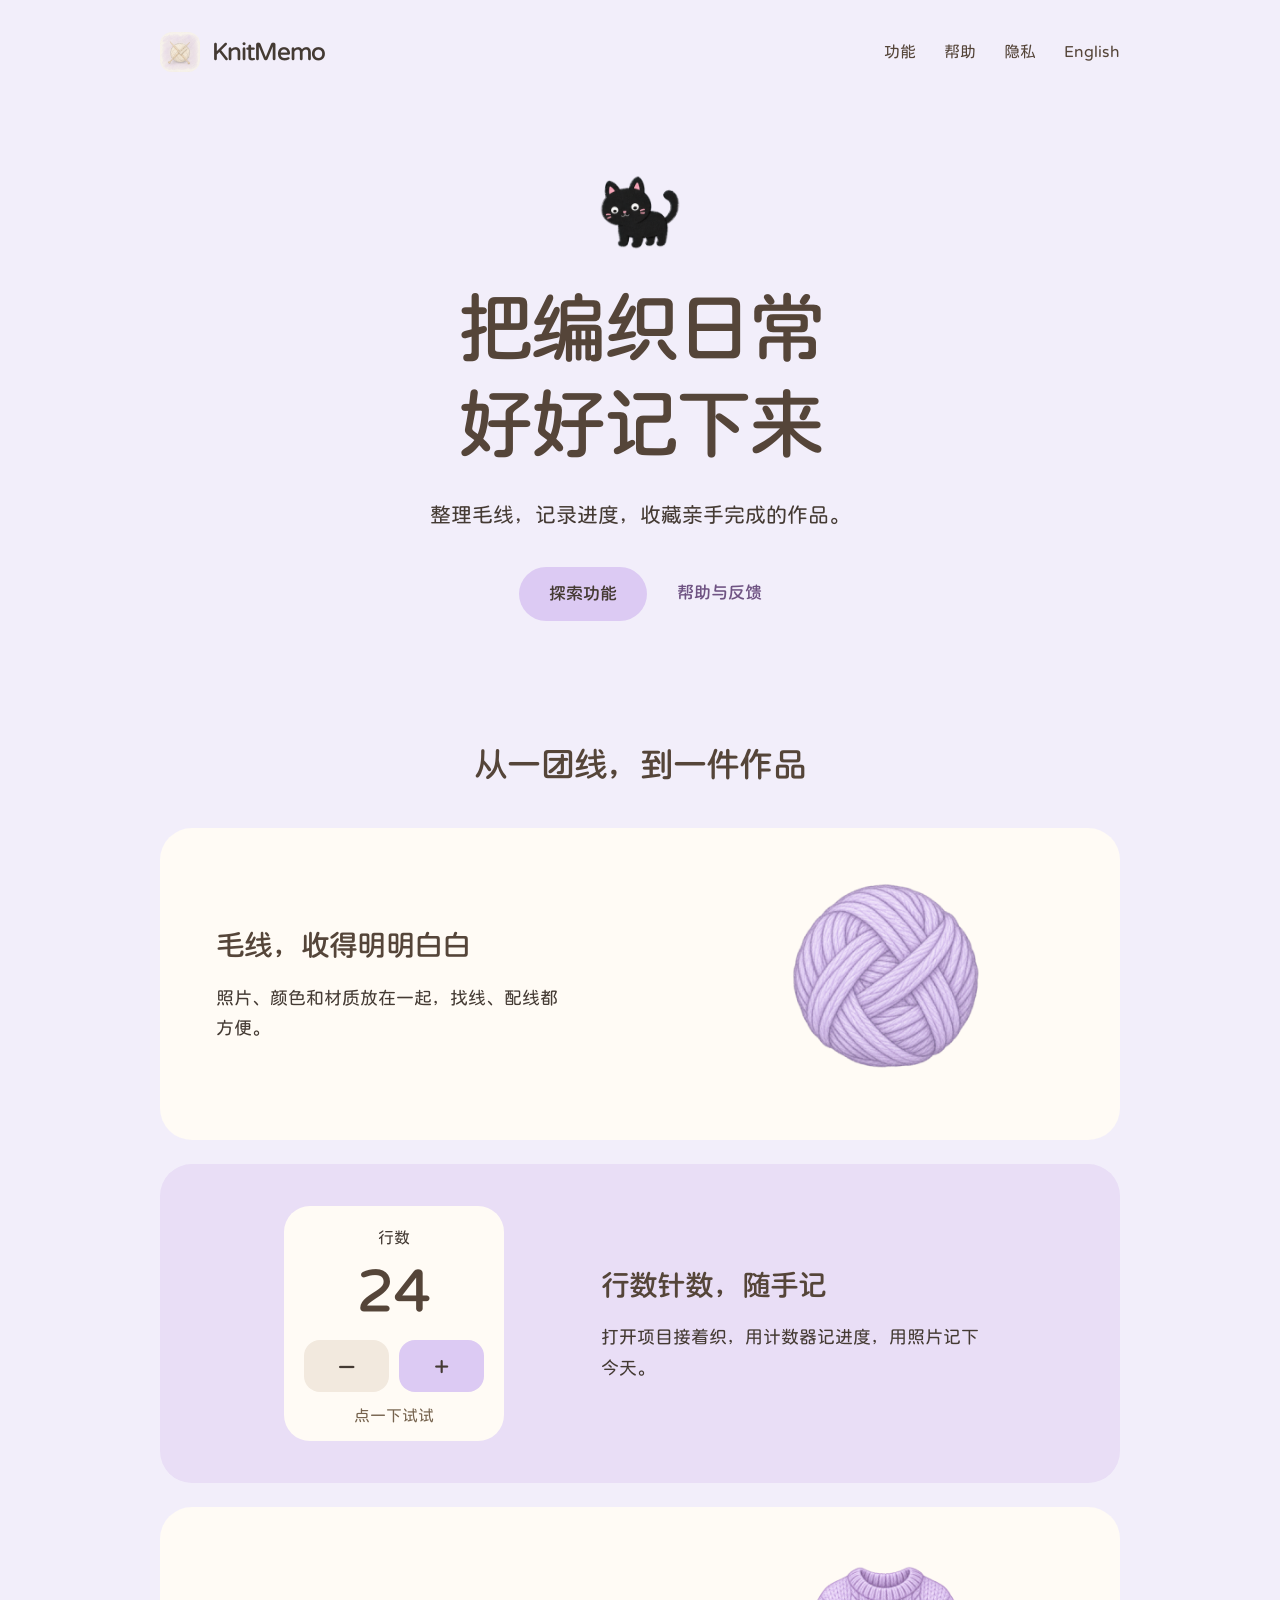
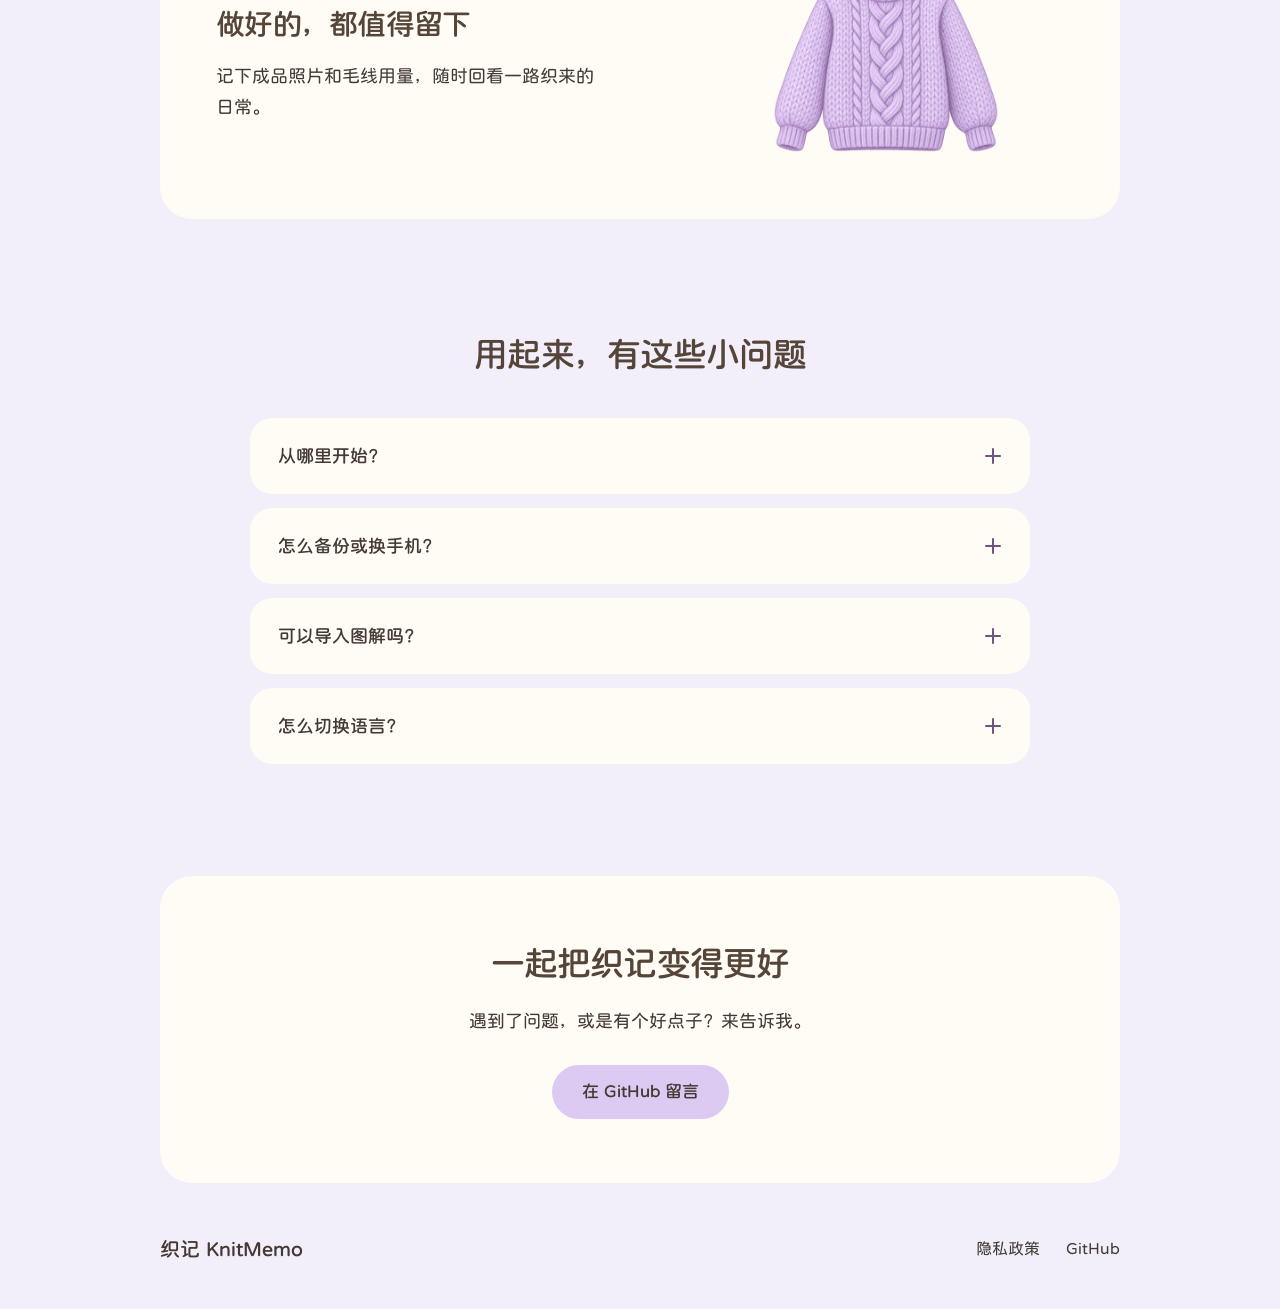
<file: index.html>
<!doctype html>
<html lang="zh-Hans">
<head>
  <meta charset="utf-8">
  <meta name="viewport" content="width=device-width, initial-scale=1">
  <meta name="description" content="整理毛线，记录进度，收藏亲手完成的作品。">
  <meta name="theme-color" content="#F2EEFA">
  <title>织记 KnitMemo · 记下每一天的编织</title>
  <link rel="icon" type="image/png" href="assets/app-icon.png">
  <link rel="preload" href="assets/fonts/knitmemo-round-bold.woff2" as="font" type="font/woff2" crossorigin>
  <link rel="stylesheet" href="style.css">
  <script src="site.js" defer></script>
</head>
<body>
  <a class="skip-link" href="#main">跳到正文</a>
  <header class="site-header">
    <div class="header-inner wrap">
    <a class="brand" href="index.html" aria-label="织记首页"><img src="assets/app-icon.png" alt="" width="40" height="40"><span>KnitMemo</span></a>
    <nav aria-label="网站导航">
      <a class="feature-nav" href="index.html#features">功能</a>
      <a href="index.html#help">帮助</a>
      <a href="privacy.html">隐私</a>
      <a href="en.html" lang="en">English</a>
    </nav>
    </div>
  </header>
  <main id="main" class="wrap">
    <section class="hero" aria-labelledby="hero-title">
      <img class="hero-cat" src="assets/mochi.png" alt="" width="88" height="95">
      <h1 id="hero-title">把编织日常<br>好好记下来</h1>
      <p>整理毛线，记录进度，收藏亲手完成的作品。</p>
      <div class="hero-actions"><a class="button" href="#features">探索功能</a><a class="text-action" href="#help">帮助与反馈</a></div>
    </section>
    <section class="features" id="features" aria-labelledby="features-title">
      <h2 class="section-title" id="features-title">从一团线，到一件作品</h2>
      <article class="feature yarn-feature reveal">
        <div class="feature-copy"><h3>毛线，收得明明白白</h3><p>照片、颜色和材质放在一起，找线、配线都方便。</p></div>
        <img class="feature-art yarn-art" src="assets/yarn.png" width="240" height="240" alt="" loading="lazy">
      </article>
      <article class="feature counter-feature reveal">
        <div class="feature-copy"><h3>行数针数，随手记</h3><p>打开项目接着织，用计数器记进度，用照片记下今天。</p></div>
        <div class="counter-demo" data-ui>
          <span class="counter-label">行数</span>
          <output id="row-count" aria-live="polite" aria-atomic="true">24</output>
          <div class="counter-actions"><button type="button" id="subtract-row" aria-label="减少一行">−</button><button type="button" id="add-row" aria-label="增加一行">+</button></div>
          <span class="demo-label">点一下试试</span>
        </div>
      </article>
      <article class="feature finish-feature reveal">
        <div class="feature-copy"><h3>做好的，都值得留下</h3><p>记下成品照片和毛线用量，随时回看一路织来的日常。</p></div>
        <img class="feature-art sweater-art" src="assets/sweater.png" width="240" height="240" alt="" loading="lazy">
      </article>
    </section>
    <section class="help-section" id="help" aria-labelledby="help-title">
      <h2 class="section-title" id="help-title">用起来，有这些小问题</h2>
      <div class="questions">
      <details><summary>从哪里开始？<span aria-hidden="true" class="expand"></span></summary><p>先在「毛线」里收好线材，再点「＋」创建项目，就可以开始记录。</p></details>
      <details><summary>怎么备份或换手机？<span aria-hidden="true" class="expand"></span></summary><p>在「设置」导出 ZIP 备份；在另一台设备的织记里选择「导入备份」即可。</p></details>
      <details><summary>可以导入图解吗？<span aria-hidden="true" class="expand"></span></summary><p>可以。在新建项目或编辑项目资料时导入 PDF，之后就能在项目中打开。</p></details>
      <details><summary>怎么切换语言？<span aria-hidden="true" class="expand"></span></summary><p>进入「设置 → App 语言」，选择简体中文或 English。</p></details>
      </div>
    </section>
    <section class="contact-section reveal" aria-labelledby="contact-title">
      <h2 id="contact-title">一起把织记变得更好</h2>
      <p>遇到了问题，或是有个好点子？来告诉我。</p>
      <a class="button" href="https://github.com/beholder91/knitmemo-support/issues/new">在 GitHub 留言</a>
    </section>
  </main>
  <footer class="site-footer wrap"><a class="footer-brand" href="index.html">织记 KnitMemo</a><div><a href="privacy.html">隐私政策</a><a href="https://github.com/beholder91/knitmemo-support/issues">GitHub</a></div></footer>
</body>
</html>
</file>
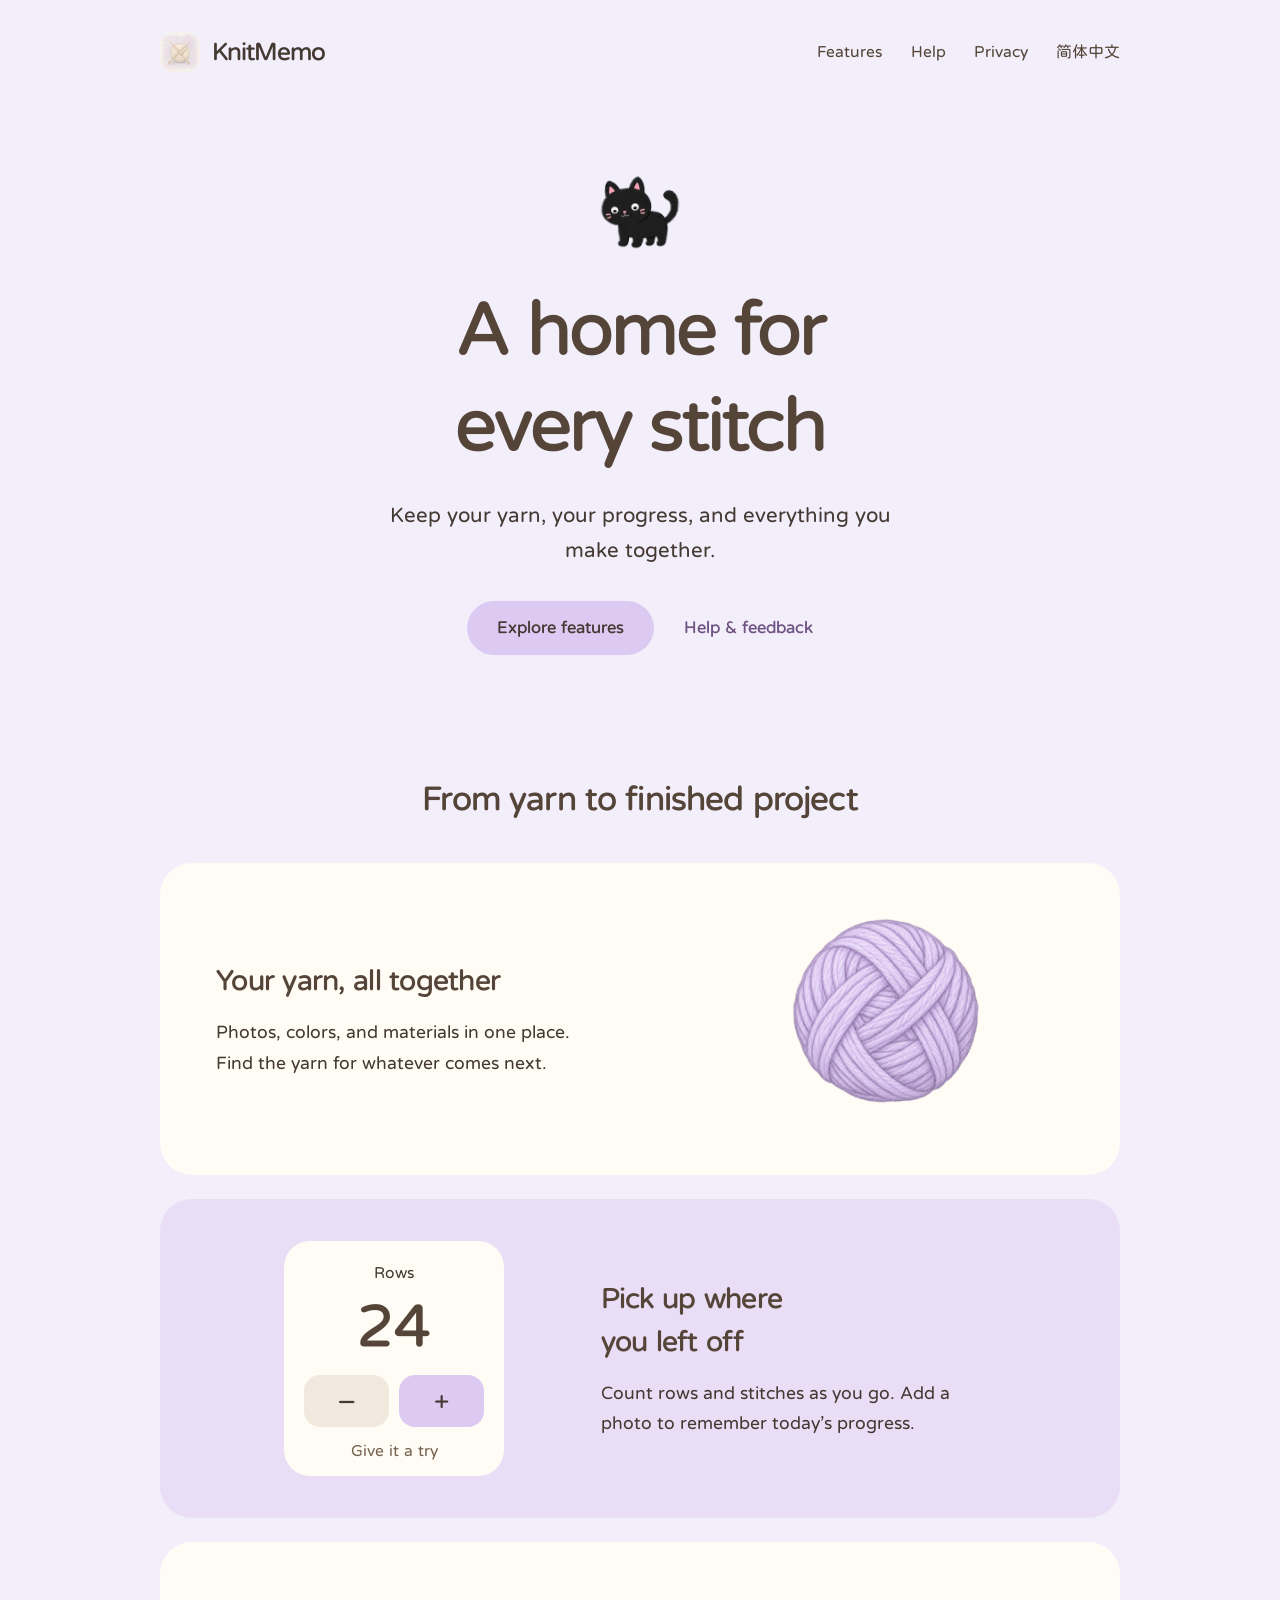
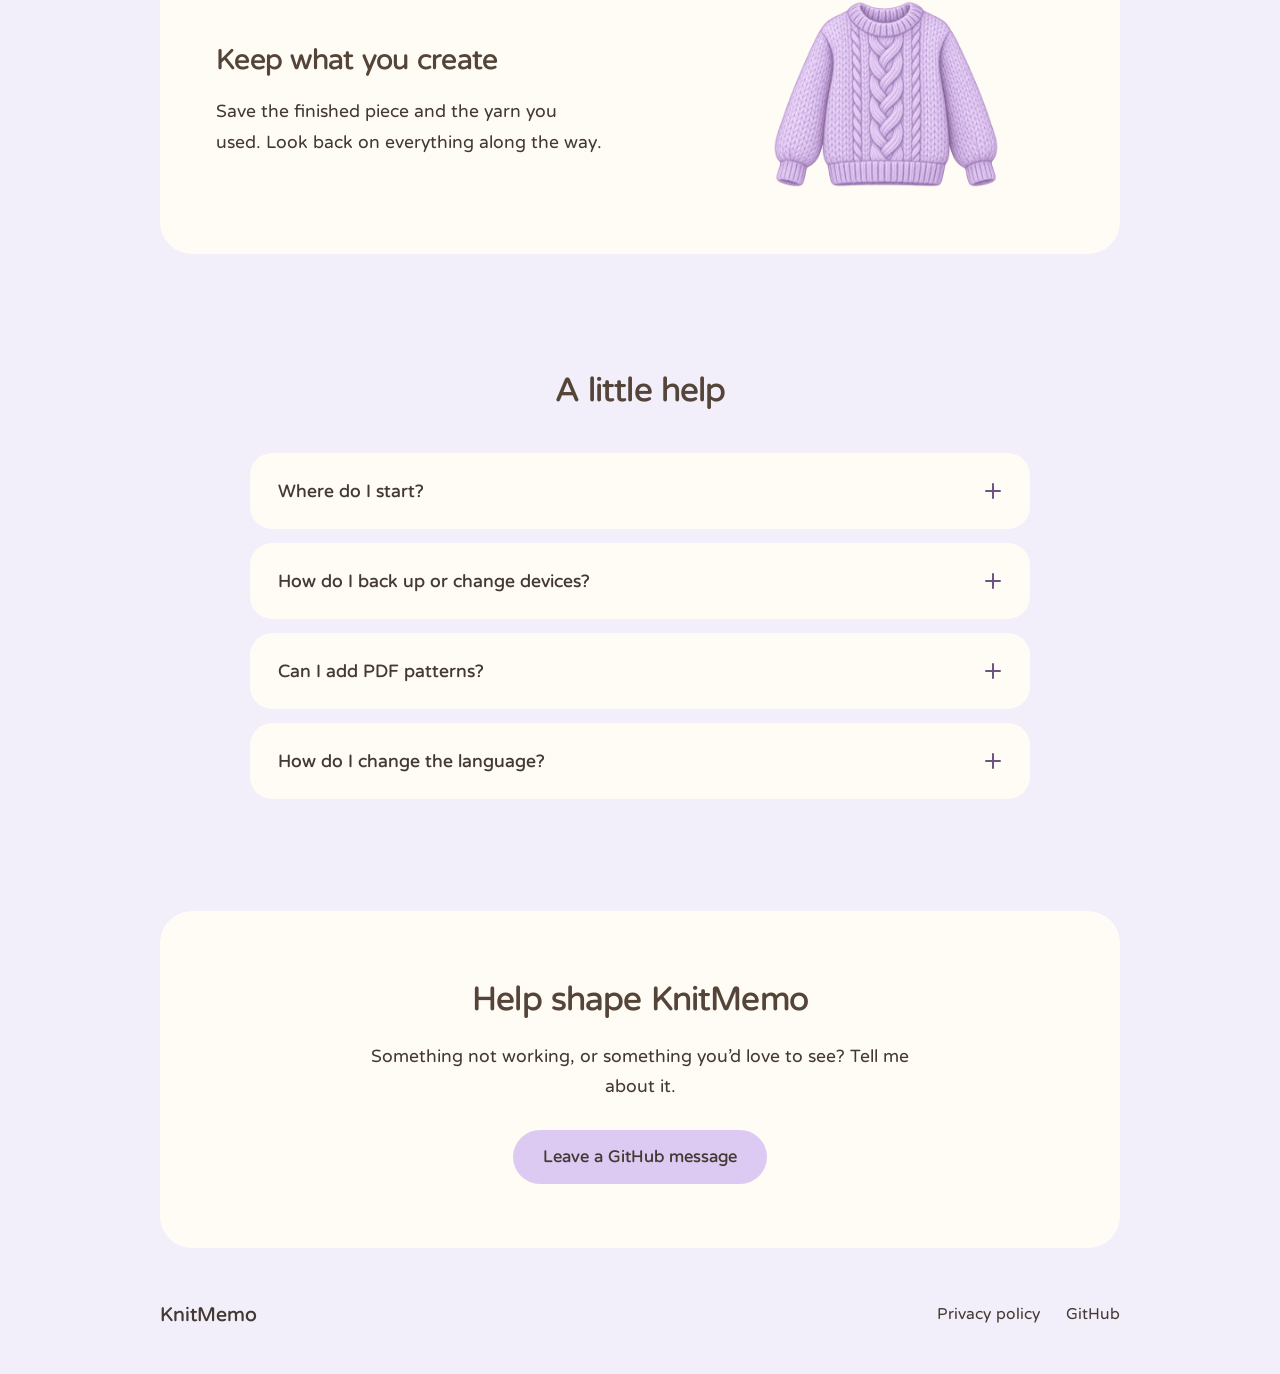
<file: en.html>
<!doctype html>
<html lang="en">
<head>
  <meta charset="utf-8">
  <meta name="viewport" content="width=device-width, initial-scale=1">
  <meta name="description" content="Keep your yarn, your progress, and everything you make together.">
  <meta name="theme-color" content="#F2EEFA">
  <title>KnitMemo · A home for every stitch</title>
  <link rel="icon" type="image/png" href="assets/app-icon.png">
  <link rel="preload" href="assets/fonts/knitmemo-round-bold.woff2" as="font" type="font/woff2" crossorigin>
  <link rel="stylesheet" href="style.css">
  <script src="site.js" defer></script>
</head>
<body>
  <a class="skip-link" href="#main">Skip to content</a>
  <header class="site-header">
    <div class="header-inner wrap">
    <a class="brand" href="en.html" aria-label="KnitMemo home"><img src="assets/app-icon.png" alt="" width="40" height="40"><span>KnitMemo</span></a>
    <nav aria-label="Site navigation">
      <a class="feature-nav" href="en.html#features">Features</a>
      <a href="en.html#help">Help</a>
      <a href="privacy-en.html">Privacy</a>
      <a href="index.html" lang="zh-Hans">简体中文</a>
    </nav>
    </div>
  </header>
  <main id="main" class="wrap">
    <section class="hero" aria-labelledby="hero-title">
      <img class="hero-cat" src="assets/mochi.png" alt="" width="88" height="95">
      <h1 id="hero-title">A home for<br>every stitch</h1>
      <p>Keep your yarn, your progress, and everything you make together.</p>
      <div class="hero-actions"><a class="button" href="#features">Explore features</a><a class="text-action" href="#help">Help & feedback</a></div>
    </section>
    <section class="features" id="features" aria-labelledby="features-title">
      <h2 class="section-title" id="features-title">From yarn to finished project</h2>
      <article class="feature yarn-feature reveal">
        <div class="feature-copy"><h3>Your yarn, all together</h3><p>Photos, colors, and materials in one place. Find the yarn for whatever comes next.</p></div>
        <img class="feature-art yarn-art" src="assets/yarn.png" width="240" height="240" alt="" loading="lazy">
      </article>
      <article class="feature counter-feature reveal">
        <div class="feature-copy"><h3>Pick up where<br>you left off</h3><p>Count rows and stitches as you go. Add a photo to remember today’s progress.</p></div>
        <div class="counter-demo" data-ui>
          <span class="counter-label">Rows</span>
          <output id="row-count" aria-live="polite" aria-atomic="true">24</output>
          <div class="counter-actions"><button type="button" id="subtract-row" aria-label="Subtract one row">−</button><button type="button" id="add-row" aria-label="Add one row">+</button></div>
          <span class="demo-label">Give it a try</span>
        </div>
      </article>
      <article class="feature finish-feature reveal">
        <div class="feature-copy"><h3>Keep what you create</h3><p>Save the finished piece and the yarn you used. Look back on everything along the way.</p></div>
        <img class="feature-art sweater-art" src="assets/sweater.png" width="240" height="240" alt="" loading="lazy">
      </article>
    </section>
    <section class="help-section" id="help" aria-labelledby="help-title">
      <h2 class="section-title" id="help-title">A little help</h2>
      <div class="questions">
      <details><summary>Where do I start?<span aria-hidden="true" class="expand"></span></summary><p>Add your yarn in Yarn Stash, then tap “+” to create a project and start your journal.</p></details>
      <details><summary>How do I back up or change devices?<span aria-hidden="true" class="expand"></span></summary><p>Export a ZIP backup in Settings. On your other device, open KnitMemo and choose Import Backup.</p></details>
      <details><summary>Can I add PDF patterns?<span aria-hidden="true" class="expand"></span></summary><p>Yes. Import a PDF when creating a project or editing its details, then open it from the project.</p></details>
      <details><summary>How do I change the language?<span aria-hidden="true" class="expand"></span></summary><p>Open Settings → App Language and choose English or 简体中文.</p></details>
      </div>
    </section>
    <section class="contact-section reveal" aria-labelledby="contact-title">
      <h2 id="contact-title">Help shape KnitMemo</h2>
      <p>Something not working, or something you’d love to see? Tell me about it.</p>
      <a class="button" href="https://github.com/beholder91/knitmemo-support/issues/new">Leave a GitHub message</a>
    </section>
  </main>
  <footer class="site-footer wrap"><a class="footer-brand" href="en.html">KnitMemo</a><div><a href="privacy-en.html">Privacy policy</a><a href="https://github.com/beholder91/knitmemo-support/issues">GitHub</a></div></footer>
</body>
</html>
</file>
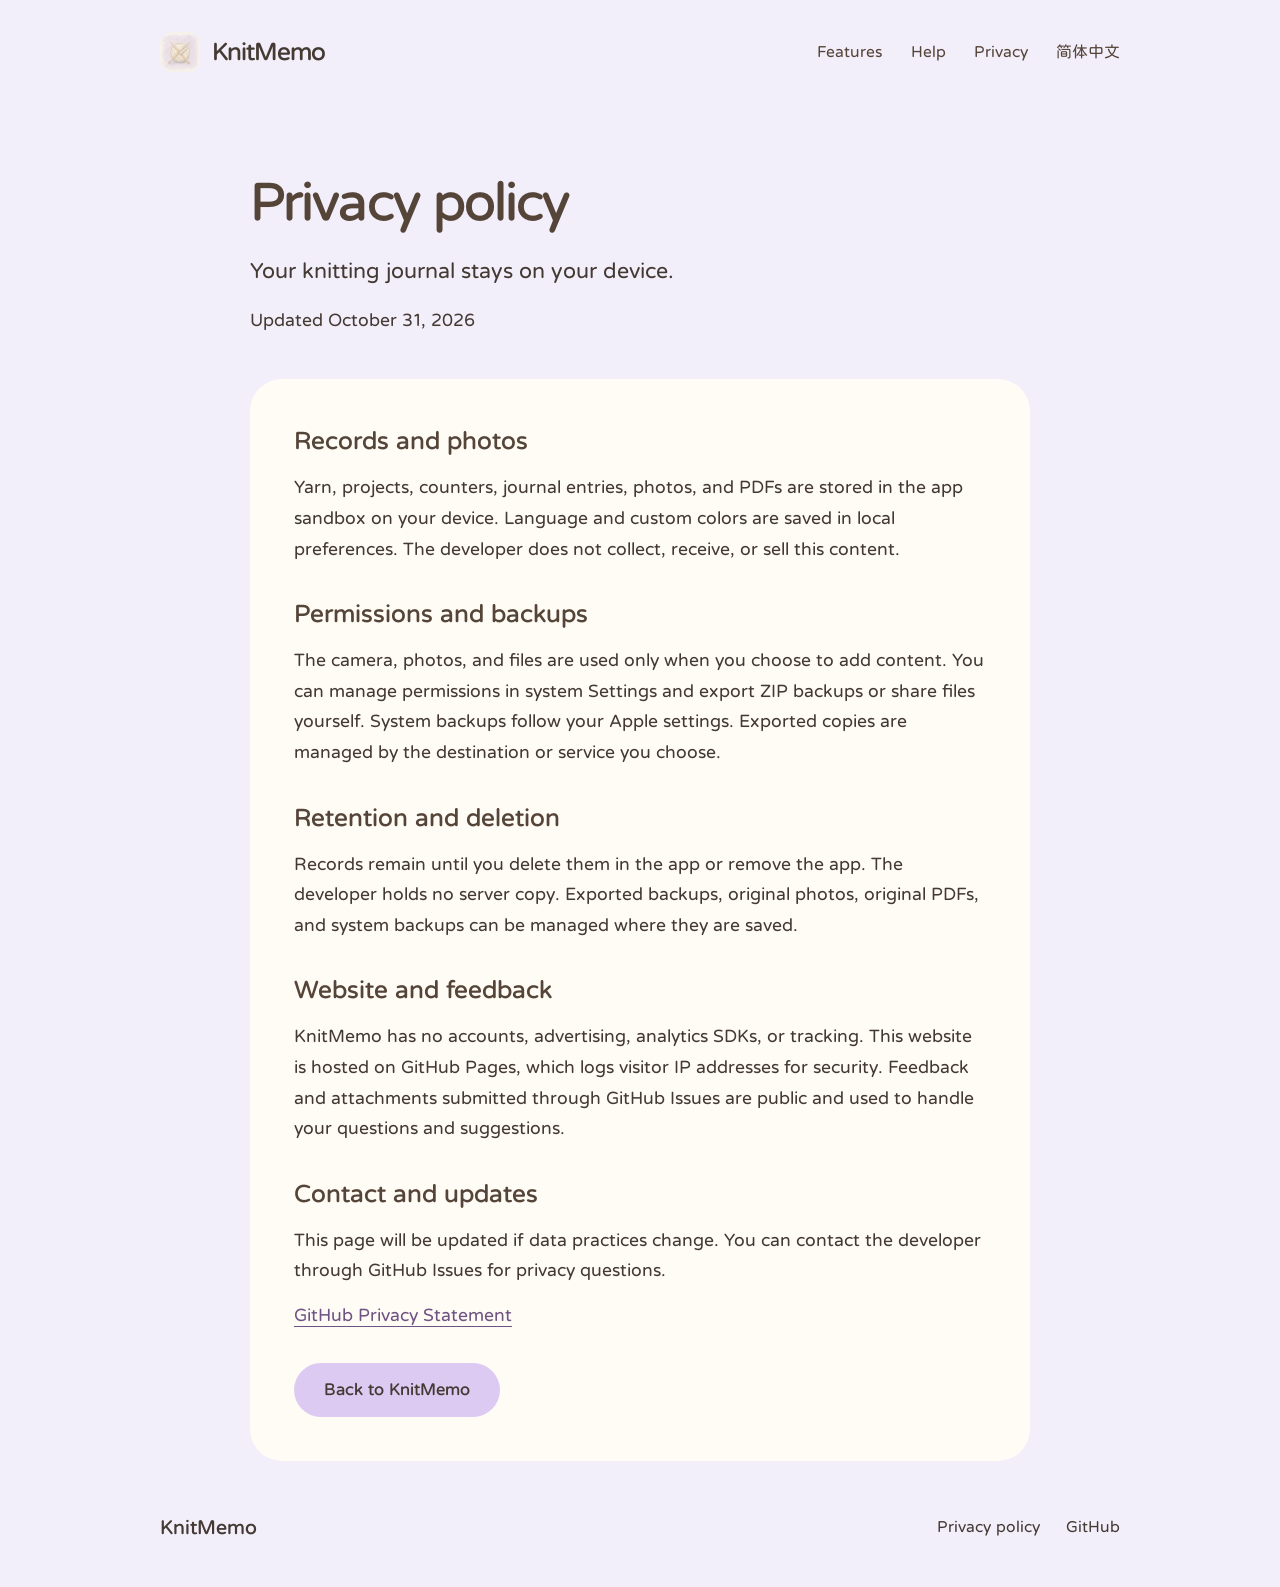
<file: privacy-en.html>
<!doctype html>
<html lang="en">
<head>
  <meta charset="utf-8">
  <meta name="viewport" content="width=device-width, initial-scale=1">
  <meta name="description" content="Your knitting journal stays on your device.">
  <meta name="theme-color" content="#F2EEFA">
  <title>Privacy policy · KnitMemo</title>
  <link rel="icon" type="image/png" href="assets/app-icon.png">
  <link rel="preload" href="assets/fonts/knitmemo-round-bold.woff2" as="font" type="font/woff2" crossorigin>
  <link rel="stylesheet" href="style.css">
  <script src="site.js" defer></script>
</head>
<body>
  <a class="skip-link" href="#main">Skip to content</a>
  <header class="site-header">
    <div class="header-inner wrap">
    <a class="brand" href="en.html" aria-label="KnitMemo home"><img src="assets/app-icon.png" alt="" width="40" height="40"><span>KnitMemo</span></a>
    <nav aria-label="Site navigation">
      <a class="feature-nav" href="en.html#features">Features</a>
      <a href="en.html#help">Help</a>
      <a href="privacy-en.html" aria-current="page">Privacy</a>
      <a href="privacy.html" lang="zh-Hans">简体中文</a>
    </nav>
    </div>
  </header>
  <main id="main" class="policy wrap">
    <div class="policy-heading"><h1>Privacy policy</h1><p class="policy-lead">Your knitting journal stays on your device.</p><p>Updated October 31, 2026</p></div>
    <article class="policy-body">
      <section><h2>Records and photos</h2><p>Yarn, projects, counters, journal entries, photos, and PDFs are stored in the app sandbox on your device. Language and custom colors are saved in local preferences. The developer does not collect, receive, or sell this content.</p></section>
      <section><h2>Permissions and backups</h2><p>The camera, photos, and files are used only when you choose to add content. You can manage permissions in system Settings and export ZIP backups or share files yourself. System backups follow your Apple settings. Exported copies are managed by the destination or service you choose.</p></section>
      <section><h2>Retention and deletion</h2><p>Records remain until you delete them in the app or remove the app. The developer holds no server copy. Exported backups, original photos, original PDFs, and system backups can be managed where they are saved.</p></section>
      <section><h2>Website and feedback</h2><p>KnitMemo has no accounts, advertising, analytics SDKs, or tracking. This website is hosted on GitHub Pages, which logs visitor IP addresses for security. Feedback and attachments submitted through GitHub Issues are public and used to handle your questions and suggestions.</p></section>
      <section><h2>Contact and updates</h2><p>This page will be updated if data practices change. You can contact the developer through GitHub Issues for privacy questions.</p></section>
      <p><a href="https://docs.github.com/en/site-policy/privacy-policies/github-general-privacy-statement">GitHub Privacy Statement</a></p>
      <a class="button" href="en.html">Back to KnitMemo</a>
    </article>
  </main>
  <footer class="site-footer wrap"><a class="footer-brand" href="en.html">KnitMemo</a><div><a href="privacy-en.html">Privacy policy</a><a href="https://github.com/beholder91/knitmemo-support/issues">GitHub</a></div></footer>
</body>
</html>
</file>
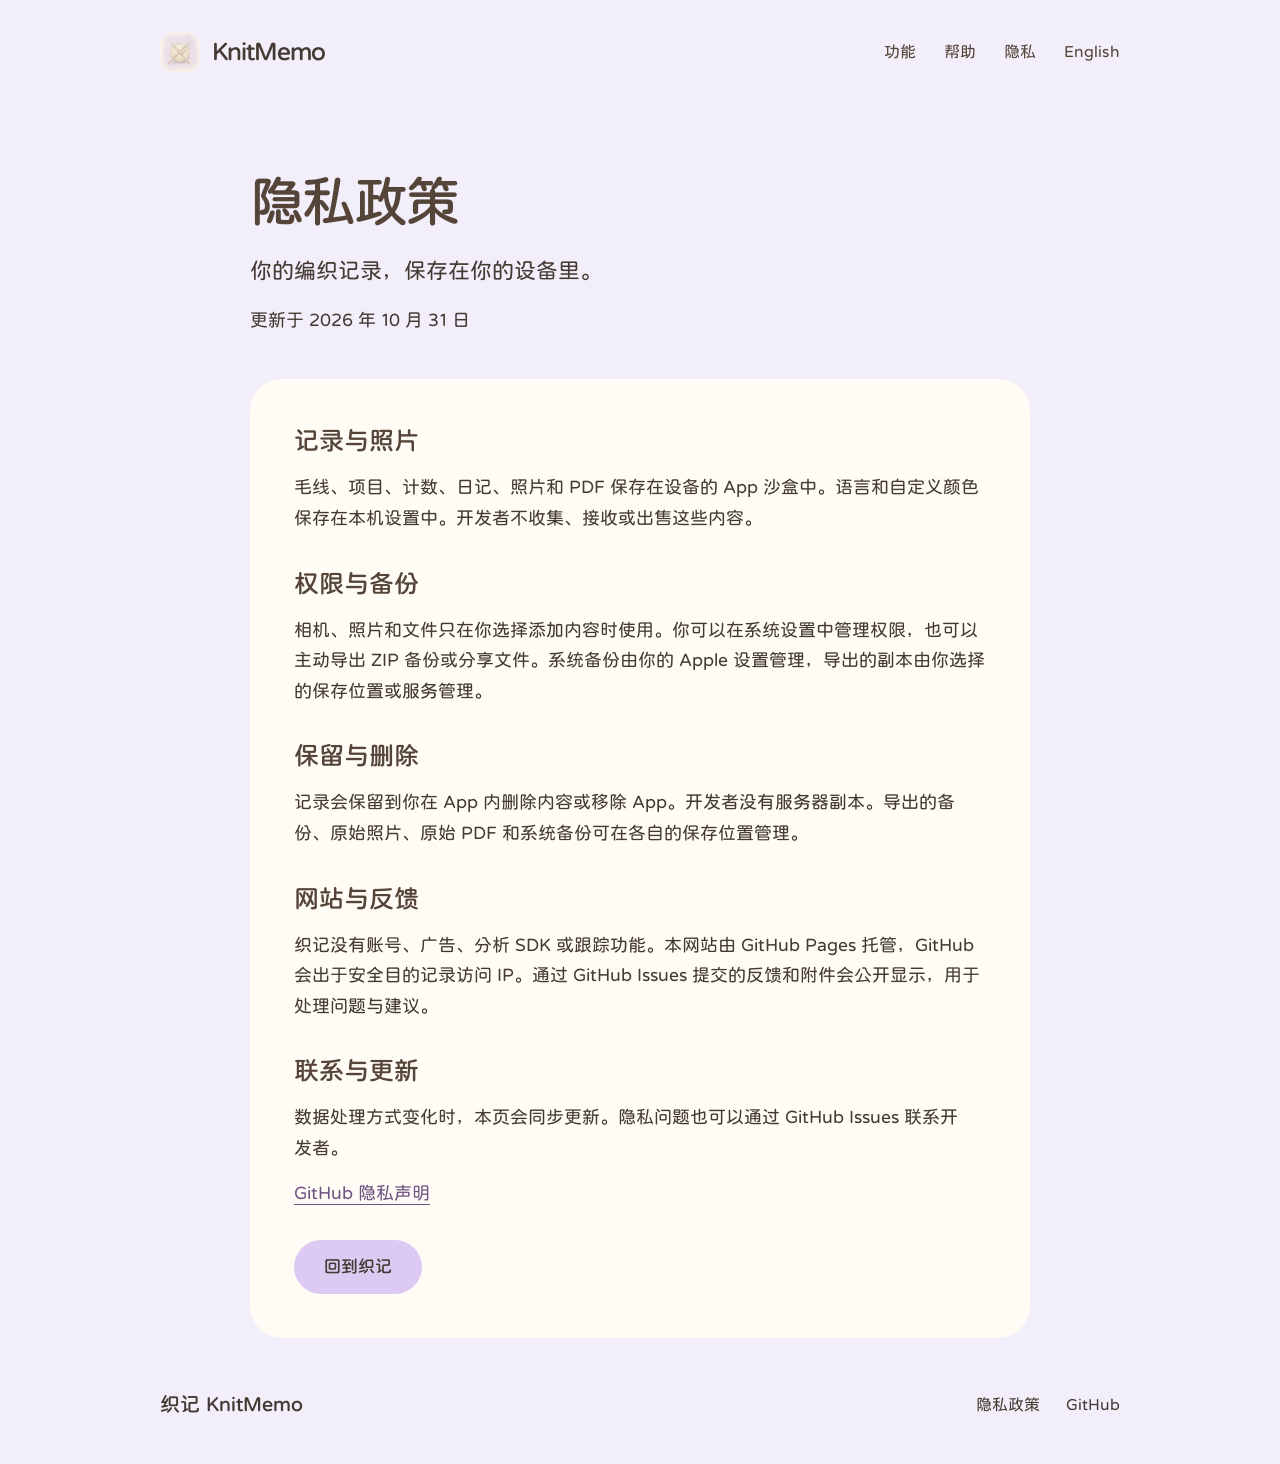
<file: privacy.html>
<!doctype html>
<html lang="zh-Hans">
<head>
  <meta charset="utf-8">
  <meta name="viewport" content="width=device-width, initial-scale=1">
  <meta name="description" content="你的编织记录，保存在你的设备里。">
  <meta name="theme-color" content="#F2EEFA">
  <title>隐私政策 · KnitMemo</title>
  <link rel="icon" type="image/png" href="assets/app-icon.png">
  <link rel="preload" href="assets/fonts/knitmemo-round-bold.woff2" as="font" type="font/woff2" crossorigin>
  <link rel="stylesheet" href="style.css">
  <script src="site.js" defer></script>
</head>
<body>
  <a class="skip-link" href="#main">跳到正文</a>
  <header class="site-header">
    <div class="header-inner wrap">
    <a class="brand" href="index.html" aria-label="织记首页"><img src="assets/app-icon.png" alt="" width="40" height="40"><span>KnitMemo</span></a>
    <nav aria-label="网站导航">
      <a class="feature-nav" href="index.html#features">功能</a>
      <a href="index.html#help">帮助</a>
      <a href="privacy.html" aria-current="page">隐私</a>
      <a href="privacy-en.html" lang="en">English</a>
    </nav>
    </div>
  </header>
  <main id="main" class="policy wrap">
    <div class="policy-heading"><h1>隐私政策</h1><p class="policy-lead">你的编织记录，保存在你的设备里。</p><p>更新于 2026 年 10 月 31 日</p></div>
    <article class="policy-body">
      <section><h2>记录与照片</h2><p>毛线、项目、计数、日记、照片和 PDF 保存在设备的 App 沙盒中。语言和自定义颜色保存在本机设置中。开发者不收集、接收或出售这些内容。</p></section>
      <section><h2>权限与备份</h2><p>相机、照片和文件只在你选择添加内容时使用。你可以在系统设置中管理权限，也可以主动导出 ZIP 备份或分享文件。系统备份由你的 Apple 设置管理，导出的副本由你选择的保存位置或服务管理。</p></section>
      <section><h2>保留与删除</h2><p>记录会保留到你在 App 内删除内容或移除 App。开发者没有服务器副本。导出的备份、原始照片、原始 PDF 和系统备份可在各自的保存位置管理。</p></section>
      <section><h2>网站与反馈</h2><p>织记没有账号、广告、分析 SDK 或跟踪功能。本网站由 GitHub Pages 托管，GitHub 会出于安全目的记录访问 IP。通过 GitHub Issues 提交的反馈和附件会公开显示，用于处理问题与建议。</p></section>
      <section><h2>联系与更新</h2><p>数据处理方式变化时，本页会同步更新。隐私问题也可以通过 GitHub Issues 联系开发者。</p></section>
      <p><a href="https://docs.github.com/en/site-policy/privacy-policies/github-general-privacy-statement">GitHub 隐私声明</a></p>
      <a class="button" href="index.html">回到织记</a>
    </article>
  </main>
  <footer class="site-footer wrap"><a class="footer-brand" href="index.html">织记 KnitMemo</a><div><a href="privacy.html">隐私政策</a><a href="https://github.com/beholder91/knitmemo-support/issues">GitHub</a></div></footer>
</body>
</html>
</file>
<file: style.css>
@font-face {
  font-family: 'KnitMemo Round';
  src: url('assets/fonts/knitmemo-round.woff2') format('woff2');
  font-weight: 400 500;
  font-display: swap;
}
@font-face {
  font-family: 'KnitMemo Round';
  src: url('assets/fonts/knitmemo-round-bold.woff2') format('woff2');
  font-weight: 600 900;
  font-display: swap;
}
:root {
  color-scheme: light dark;
  --canvas: #f2eefa;
  --paper: #fffbf5;
  --paper-alt: #f2e9de;
  --purple: #dccaf3;
  --purple-soft: #e9def6;
  --ink: #443a33;
  --heading: #554539;
  --muted: #76634e;
  --link: #6f5383;
  --on-brand: #443a33;
  --header-height: 104px;
  --radius: 32px;
  --ease: cubic-bezier(.22, 1, .36, 1);
}
* { box-sizing: border-box; }
html { scroll-behavior: smooth; scroll-padding-top: calc(var(--header-height) + 24px); }
body { margin: 0; background: var(--canvas); color: var(--ink); font-family: 'KnitMemo Round', ui-rounded, 'Hiragino Maru Gothic ProN', -apple-system, BlinkMacSystemFont, sans-serif; font-size: 18px; line-height: 1.7; -webkit-font-smoothing: antialiased; }
a { color: inherit; text-decoration: none; }
button { font: inherit; }
button, a, summary { -webkit-tap-highlight-color: transparent; }
a:focus-visible, button:focus-visible, summary:focus-visible { outline: 3px solid var(--link); outline-offset: 6px; }
::selection { background: var(--purple); color: var(--on-brand); }
img { max-width: 100%; height: auto; display: block; }
h1, h2, h3, p { margin: 0; }
h1, h2, h3 { font-weight: 700; color: var(--heading); text-wrap: balance; }
p { text-wrap: pretty; }
.wrap { width: min(960px, calc(100% - 48px)); margin-inline: auto; }
.skip-link { position: fixed; top: -100px; left: 20px; background: var(--paper); padding: 12px 20px; border-radius: 12px; z-index: 10; }
.skip-link:focus { top: 16px; }
.site-header { position: sticky; top: 0; z-index: 5; background: var(--canvas); }
.header-inner { display: flex; align-items: center; justify-content: space-between; gap: 24px; min-height: var(--header-height); }
.brand { display: inline-flex; align-items: center; gap: 12px; font-size: 25px; font-weight: 700; letter-spacing: -.04em; }
.brand img { width: 40px; height: 40px; border-radius: 12px; }
.site-header nav { display: flex; align-items: center; gap: 28px; }
.site-header nav a { display: inline-flex; min-height: 44px; align-items: center; font-size: 16px; color: var(--heading); }
.site-header nav a:hover, .site-footer a:hover, .text-action:hover { color: var(--link); }
.hero { text-align: center; padding: 64px 0 120px; }
.hero-cat { width: 82px; height: auto; margin: 0 auto 22px; }
.hero h1 { font-size: clamp(48px, 6.3vw, 76px); line-height: 1.27; letter-spacing: -.04em; }
.hero > p { max-width: 640px; margin: 26px auto 0; font-size: 21px; line-height: 1.65; }
.hero-actions { display: flex; align-items: center; justify-content: center; gap: 30px; margin-top: 34px; }
.button { display: inline-flex; align-items: center; justify-content: center; min-height: 54px; padding: 12px 30px; border-radius: 999px; background: var(--purple); color: var(--on-brand); font-size: 17px; font-weight: 700; line-height: 1.5; text-align: center; transition: transform 180ms var(--ease); }
.button:hover { transform: translateY(-3px); }
.button:active { transform: scale(.97); }
.text-action { display: inline-flex; align-items: center; min-height: 48px; color: var(--link); font-size: 17px; font-weight: 700; }
.section-title { text-align: center; font-size: 34px; line-height: 1.4; margin-bottom: 40px; letter-spacing: -.025em; }
.feature { display: grid; grid-template-columns: 1.3fr 1fr; align-items: center; gap: 28px; background: var(--paper); padding: 42px 56px; border-radius: var(--radius); margin-top: 24px; min-height: 312px; }
.feature-copy h3 { font-size: 29px; line-height: 1.45; letter-spacing: -.025em; }
.feature-copy p { margin-top: 16px; max-width: 390px; }
.feature-art { width: 228px; height: 228px; object-fit: contain; margin: auto; }
.counter-feature { background: var(--purple-soft); grid-template-columns: 1fr 1.3fr; }
.counter-feature .feature-copy { grid-column: 2; grid-row: 1; }
.counter-demo { grid-column: 1; grid-row: 1; width: 220px; background: var(--paper); padding: 20px 20px 14px; border-radius: 26px; text-align: center; justify-self: center; }
.counter-label, .demo-label { display: block; font-size: 16px; line-height: 1.4; }
.counter-demo output { display: block; color: var(--heading); font-size: 60px; font-weight: 700; line-height: 1.4; font-variant-numeric: tabular-nums; }
.counter-actions { display: flex; gap: 10px; margin-top: 8px; }
.counter-actions button { flex: 1; border: 0; border-radius: 16px; background: var(--paper-alt); color: var(--ink); cursor: pointer; min-height: 52px; font-size: 28px; line-height: 1; transition: transform 140ms var(--ease); }
.counter-actions button:last-child { background: var(--purple); color: var(--on-brand); }
.counter-actions button:active { transform: scale(.93); }
.counter-actions button:disabled { opacity: .4; cursor: default; }
.demo-label { color: var(--muted); margin-top: 12px; }
.finish-feature { background: var(--paper); }
.help-section { padding-top: 112px; }
.questions { max-width: 780px; margin: auto; }
details { background: var(--paper); border-radius: 22px; margin-top: 14px; padding: 0 28px; }
summary { cursor: pointer; min-height: 76px; display: flex; align-items: center; justify-content: space-between; gap: 22px; font-weight: 700; list-style: none; }
summary::-webkit-details-marker { display: none; }
.expand { flex: 0 0 18px; width: 18px; height: 18px; position: relative; }
.expand::before, .expand::after { content: ''; position: absolute; background: var(--link); border-radius: 2px; }
.expand::before { width: 16px; height: 2px; left: 1px; top: 8px; }
.expand::after { width: 2px; height: 16px; left: 8px; top: 1px; transition: transform 180ms var(--ease); }
details[open] .expand::after { transform: rotate(90deg); }
details p { padding: 0 38px 26px 0; }
.contact-section { margin-top: 112px; padding: 64px 32px; border-radius: var(--radius); text-align: center; background: var(--paper); }
.contact-section h2 { font-size: 34px; line-height: 1.4; letter-spacing: -.025em; }
.contact-section p { margin: 18px auto 28px; max-width: 580px; }
.site-footer { display: flex; justify-content: space-between; align-items: center; gap: 24px; padding: 44px 0 38px; font-size: 16px; }
.footer-brand { font-weight: 700; font-size: 20px; }
.site-footer > div { display: flex; gap: 26px; }
.site-footer a { display: inline-flex; min-height: 44px; align-items: center; }
.policy { max-width: 780px; padding-top: 64px; }
.policy-heading h1 { font-size: 54px; line-height: 1.25; letter-spacing: -.035em; }
.policy-heading p { margin-top: 16px; }
.policy-heading .policy-lead { font-size: 22px; }
.policy-body { margin-top: 44px; background: var(--paper); padding: 44px; border-radius: var(--radius); }
.policy-body section + section { margin-top: 32px; }
.policy-body h2 { font-size: 25px; line-height: 1.4; }
.policy-body p { margin-top: 14px; }
.policy-body a:not(.button) { color: var(--link); text-decoration: underline; text-underline-offset: 5px; }
.policy-body .button { margin-top: 32px; }
@keyframes arrive { from { transform: translateY(18px); } to { transform: none; } }
@keyframes settle { from { transform: translateY(12px) rotate(-4deg); } to { transform: none; } }
@keyframes count { 50% { transform: translateY(-3px); } }
@media (prefers-reduced-motion: no-preference) {
  .hero-cat { animation: settle 800ms var(--ease) both; }
  .hero h1 { animation: arrive 700ms var(--ease) 60ms both; }
  .hero > p { animation: arrive 700ms var(--ease) 140ms both; }
  .hero-actions { animation: arrive 700ms var(--ease) 210ms both; }
  .reveal.is-seen .feature-copy h3, .contact-section.is-seen h2 { animation: arrive 650ms var(--ease) both; }
  .reveal.is-seen .feature-copy p, .contact-section.is-seen p { animation: arrive 650ms var(--ease) 70ms both; }
  .reveal.is-seen .feature-art { animation: settle 850ms var(--ease) both; }
  .reveal.is-seen .counter-demo { animation: arrive 750ms var(--ease) both; }
  output.is-counting { animation: count 200ms var(--ease); }
}
@media (prefers-color-scheme: dark) {
  :root { --canvas: #17131f; --paper: #2b2524; --paper-alt: #342d2a; --purple-soft: #352a45; --ink: #f4ede3; --heading: #eadcc9; --muted: #c9b89f; --link: #cfb6ea; }
}
@media (max-width: 700px) {
  .wrap { width: calc(100% - 36px); }
  :root { --header-height: 88px; }
  .header-inner { gap: 12px; }
  .brand { gap: 8px; font-size: 21px; }
  .brand img { width: 34px; height: 34px; border-radius: 10px; }
  .site-header nav { gap: 17px; }
  .site-header nav a { font-size: 15px; }
  .feature-nav { display: none !important; }
  .hero { padding: 42px 0 82px; }
  .hero-cat { width: 70px; margin-bottom: 22px; }
  .hero h1 { font-size: clamp(38px, 10.8vw, 54px); line-height: 1.3; }
  .hero > p { font-size: 18px; max-width: 350px; margin-top: 22px; }
  .hero-actions { gap: 22px; margin-top: 28px; }
  .button { padding: 12px 24px; font-size: 16px; }
  .text-action { font-size: 16px; }
  .section-title { font-size: 27px; margin-bottom: 28px; }
  .feature, .counter-feature { grid-template-columns: 1fr; gap: 25px; padding: 30px 28px; min-height: 0; margin-top: 18px; border-radius: 28px; }
  .feature-copy h3 { font-size: 25px; }
  .feature-copy p { margin-top: 12px; font-size: 17px; }
  .feature-art { width: 195px; height: 195px; }
  .counter-feature .feature-copy, .counter-demo { grid-column: auto; grid-row: auto; }
  .counter-demo { width: min(220px, 100%); }
  .help-section { padding-top: 76px; }
  details { border-radius: 20px; padding-inline: 22px; }
  summary { font-size: 17px; min-height: 74px; }
  details p { font-size: 17px; padding-right: 0; }
  .contact-section { margin-top: 76px; padding: 40px 24px; border-radius: 28px; }
  .contact-section h2 { font-size: 27px; }
  .contact-section p { font-size: 17px; }
  .site-footer { align-items: flex-start; flex-direction: column; gap: 4px; padding-block: 30px; }
  .policy { padding-top: 42px; }
  .policy-heading h1 { font-size: 38px; }
  .policy-heading .policy-lead { font-size: 20px; }
  .policy-body { padding: 28px 24px; margin-top: 30px; font-size: 17px; }
  .policy-body h2 { font-size: 23px; }
}
@media (max-width: 370px) {
  .brand span { font-size: 19px; }
  .brand img { width: 30px; height: 30px; }
  .site-header nav { gap: 12px; }
  .hero-actions { gap: 16px; }
}
@media (prefers-reduced-motion: reduce) {
  html { scroll-behavior: auto; }
  *, *::before, *::after { animation: none !important; transition: none !important; }
}
</file>
